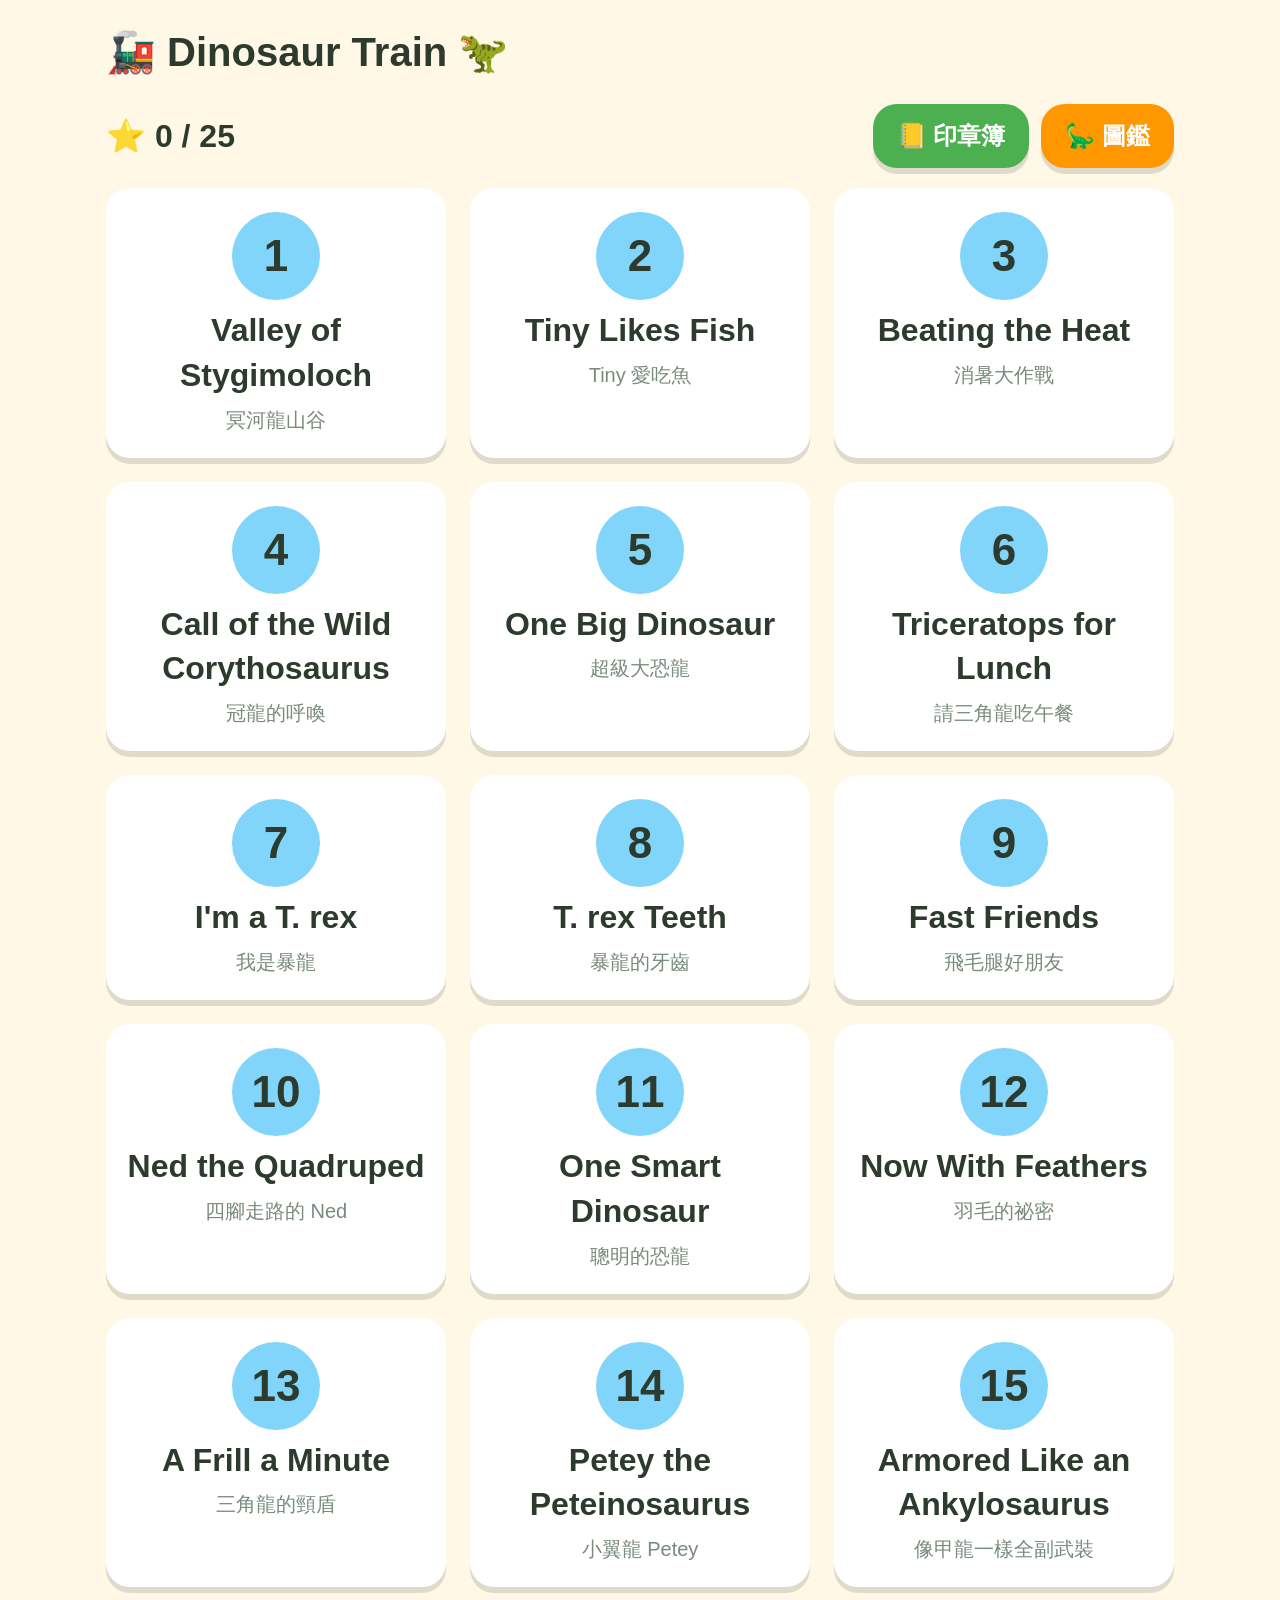
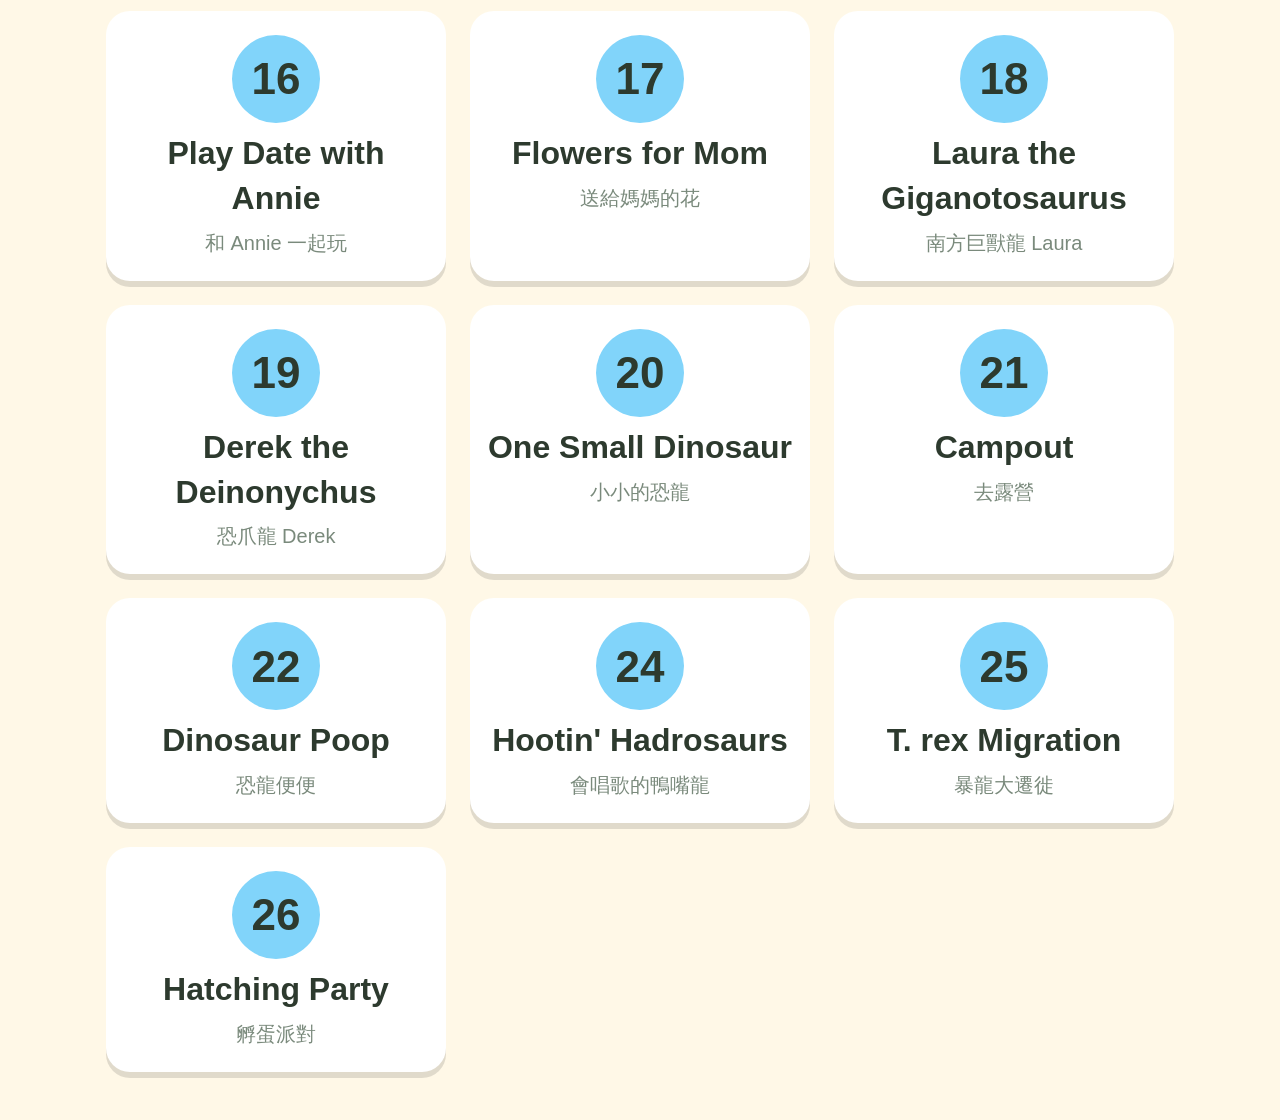
<file: index.html>
<!doctype html>
<html lang="zh-Hant">
<head>
  <meta charset="utf-8">
  <meta name="viewport" content="width=device-width, initial-scale=1">
  <title>恐龍火車學英文</title>
  <link rel="icon" href="data:image/svg+xml,<svg xmlns=%22http://www.w3.org/2000/svg%22 viewBox=%220 0 100 100%22><text y=%22.9em%22 font-size=%2290%22>🦖</text></svg>">
  <link rel="stylesheet" href="css/style.css">
</head>
<body>
  <main class="page">
    <header class="top-bar">
      <h1 class="page-title">🚂 Dinosaur Train 🦖</h1>
      <a id="settings-link" class="settings-link" href="edit.html" aria-label="編輯模式（大人用）" hidden>⚙️</a>
    </header>

    <nav class="home-nav">
      <span id="home-progress" class="home-progress"></span>
      <a class="big-btn" href="stamps.html">📒 印章簿</a>
      <a class="big-btn nav-dex" href="dex.html">🦕 圖鑑</a>
    </nav>

    <div id="episode-list" class="episode-grid"></div>
    <p id="status" class="message">載入中…</p>
  </main>

  <script type="module" src="js/home.js"></script>
</body>
</html>
</file>
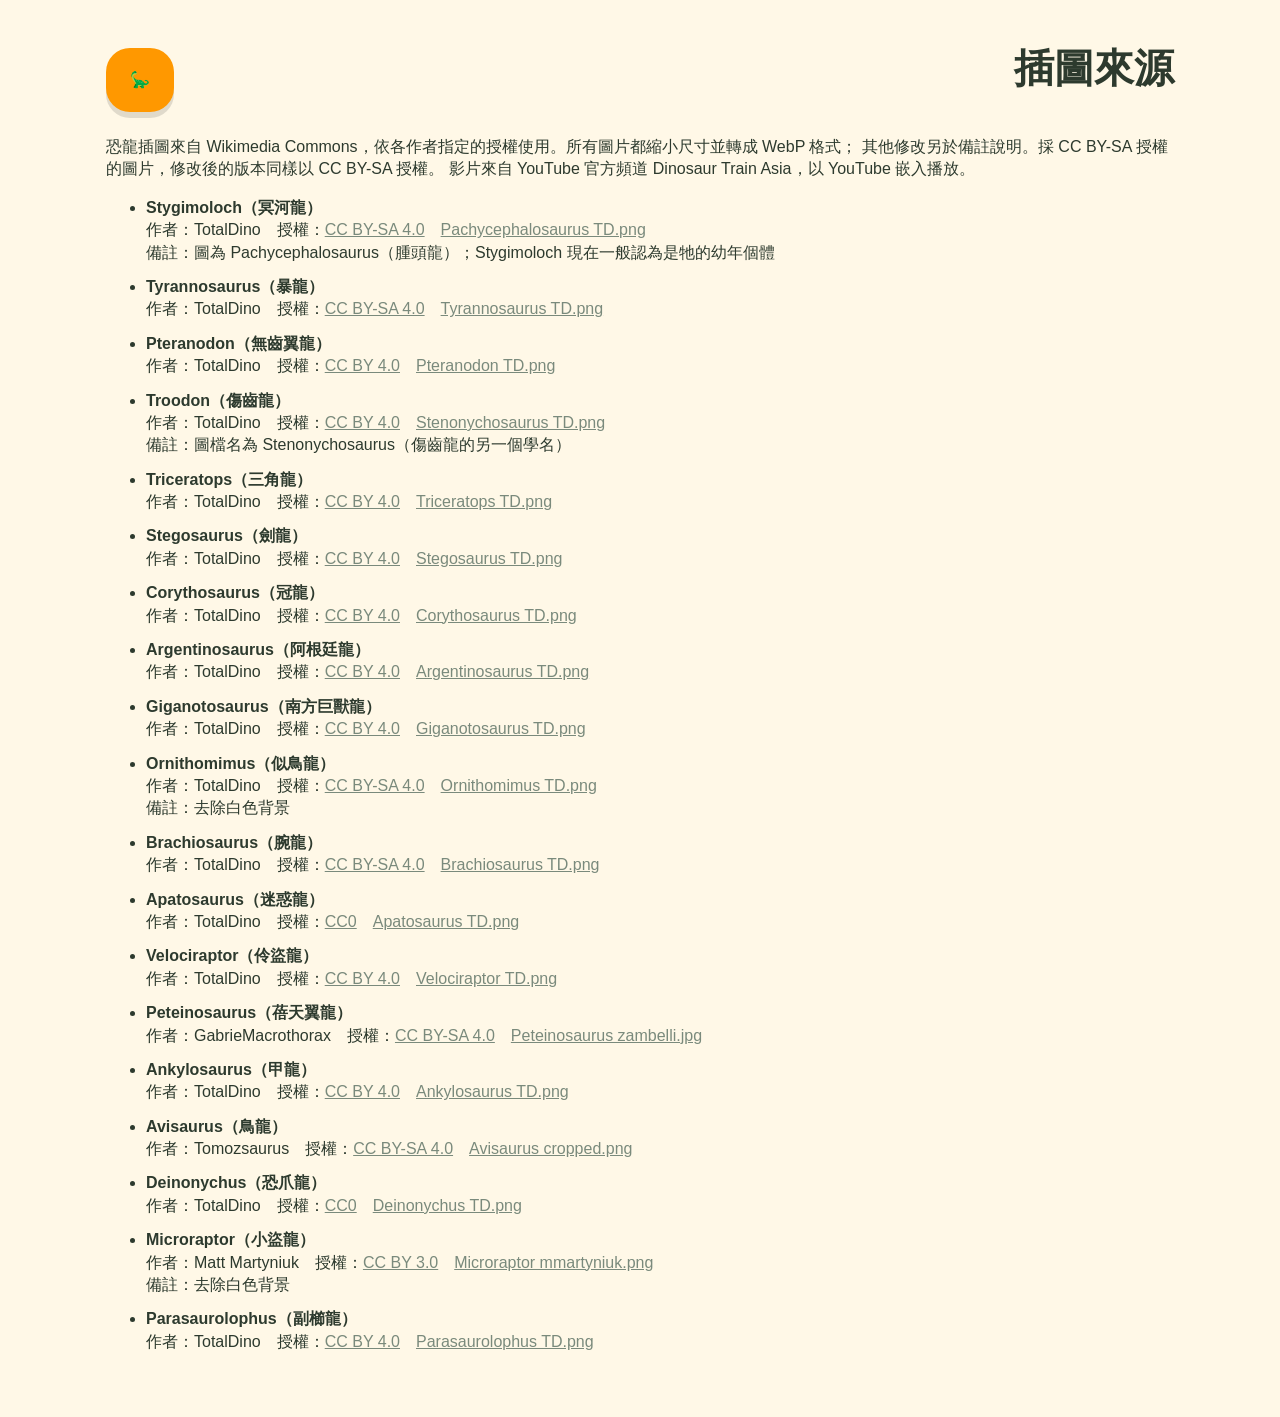
<file: credits.html>
<!doctype html>
<html lang="zh-Hant">
<head>
  <meta charset="utf-8">
  <meta name="viewport" content="width=device-width, initial-scale=1">
  <title>插圖來源 - 恐龍火車學英文</title>
  <link rel="icon" href="data:image/svg+xml,<svg xmlns=%22http://www.w3.org/2000/svg%22 viewBox=%220 0 100 100%22><text y=%22.9em%22 font-size=%2290%22>🦖</text></svg>">
  <link rel="stylesheet" href="css/style.css">
</head>
<body class="credits-page">
  <main class="page">
    <header class="top-bar">
      <a class="big-btn home-link" href="dex.html" aria-label="回圖鑑">🦕</a>
      <h1 class="page-title">插圖來源</h1>
    </header>
    <p>
      恐龍插圖來自 Wikimedia Commons，依各作者指定的授權使用。所有圖片都縮小尺寸並轉成 WebP 格式；
      其他修改另於備註說明。採 CC BY-SA 授權的圖片，修改後的版本同樣以 CC BY-SA 授權。
      影片來自 YouTube 官方頻道 Dinosaur Train Asia，以 YouTube 嵌入播放。
    </p>
    <p id="status" class="message">載入中…</p>
    <ul id="credits" class="credits-list"></ul>
  </main>

  <script type="module" src="js/credits.js"></script>
</body>
</html>
</file>
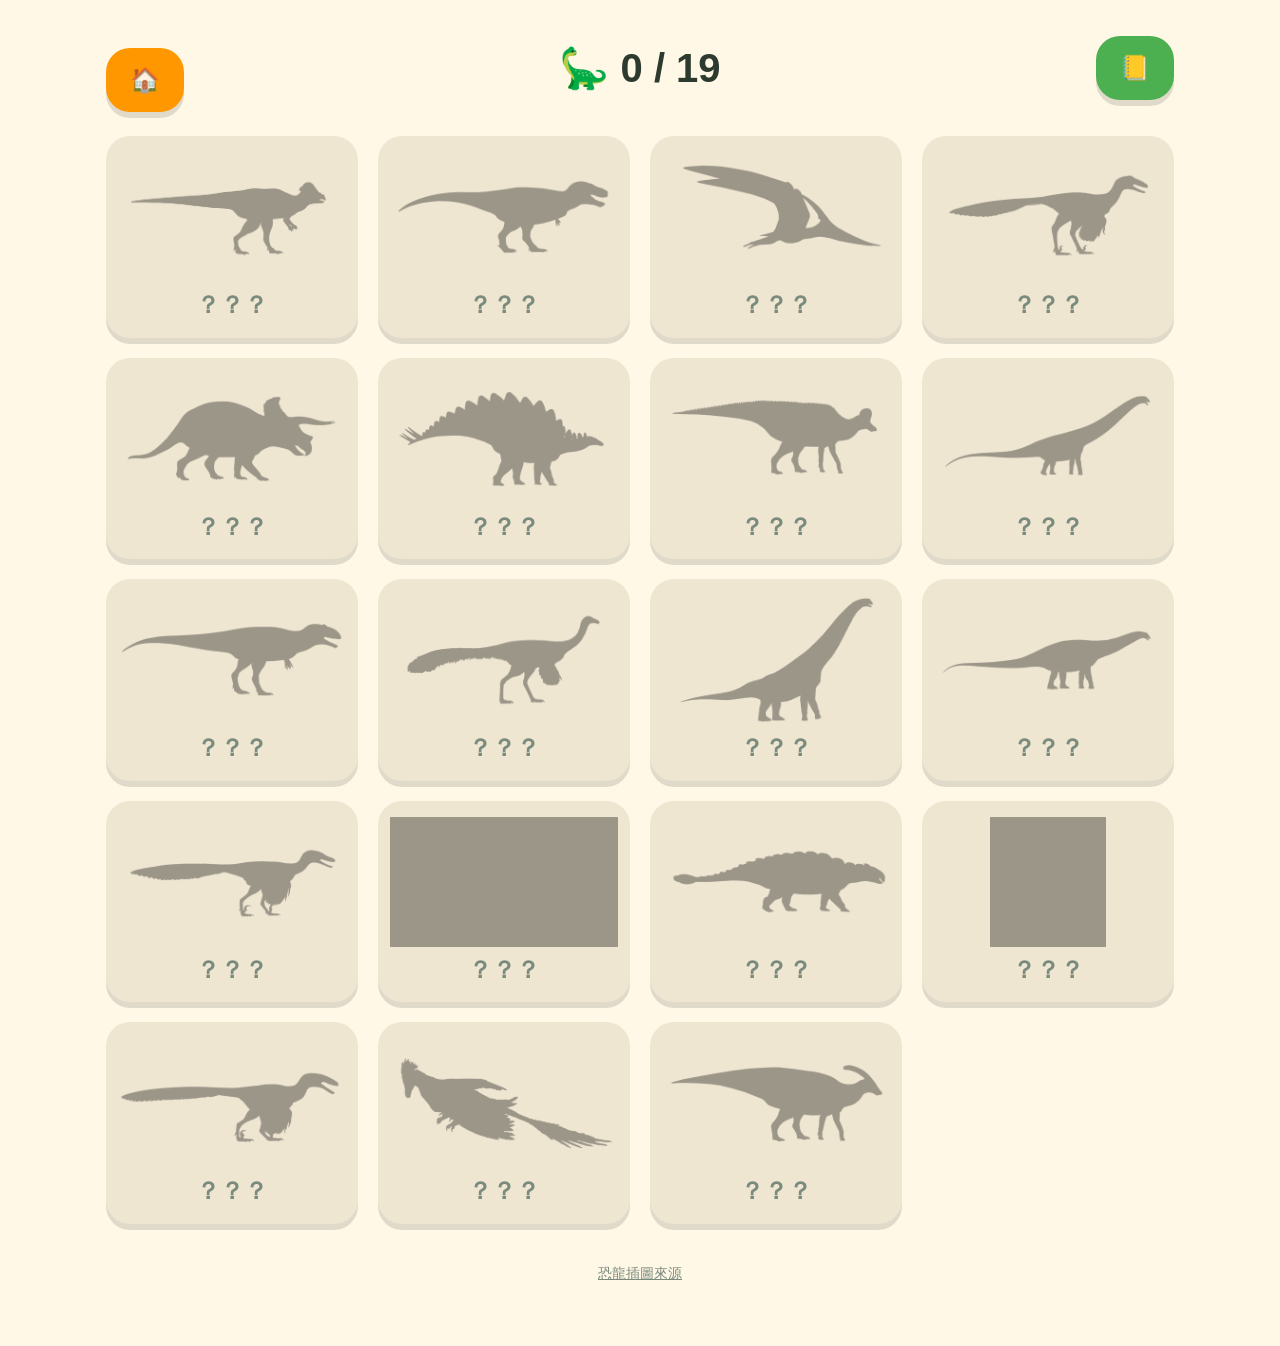
<file: dex.html>
<!doctype html>
<html lang="zh-Hant">
<head>
  <meta charset="utf-8">
  <meta name="viewport" content="width=device-width, initial-scale=1">
  <title>恐龍圖鑑 - 恐龍火車學英文</title>
  <link rel="icon" href="data:image/svg+xml,<svg xmlns=%22http://www.w3.org/2000/svg%22 viewBox=%220 0 100 100%22><text y=%22.9em%22 font-size=%2290%22>🦖</text></svg>">
  <link rel="stylesheet" href="css/style.css">
</head>
<body>
  <main class="page">
    <header class="top-bar">
      <a class="big-btn home-link" href="index.html" aria-label="回首頁">🏠</a>
      <h1 class="page-title">🦕 <span id="dex-count"></span></h1>
      <a class="big-btn" href="stamps.html" aria-label="印章簿">📒</a>
    </header>

    <p id="status" class="message">載入中…</p>
    <div id="dex" class="dex-grid"></div>

    <p class="credits-link"><a href="credits.html">恐龍插圖來源</a></p>
  </main>

  <script type="module" src="js/dex.js"></script>
</body>
</html>
</file>
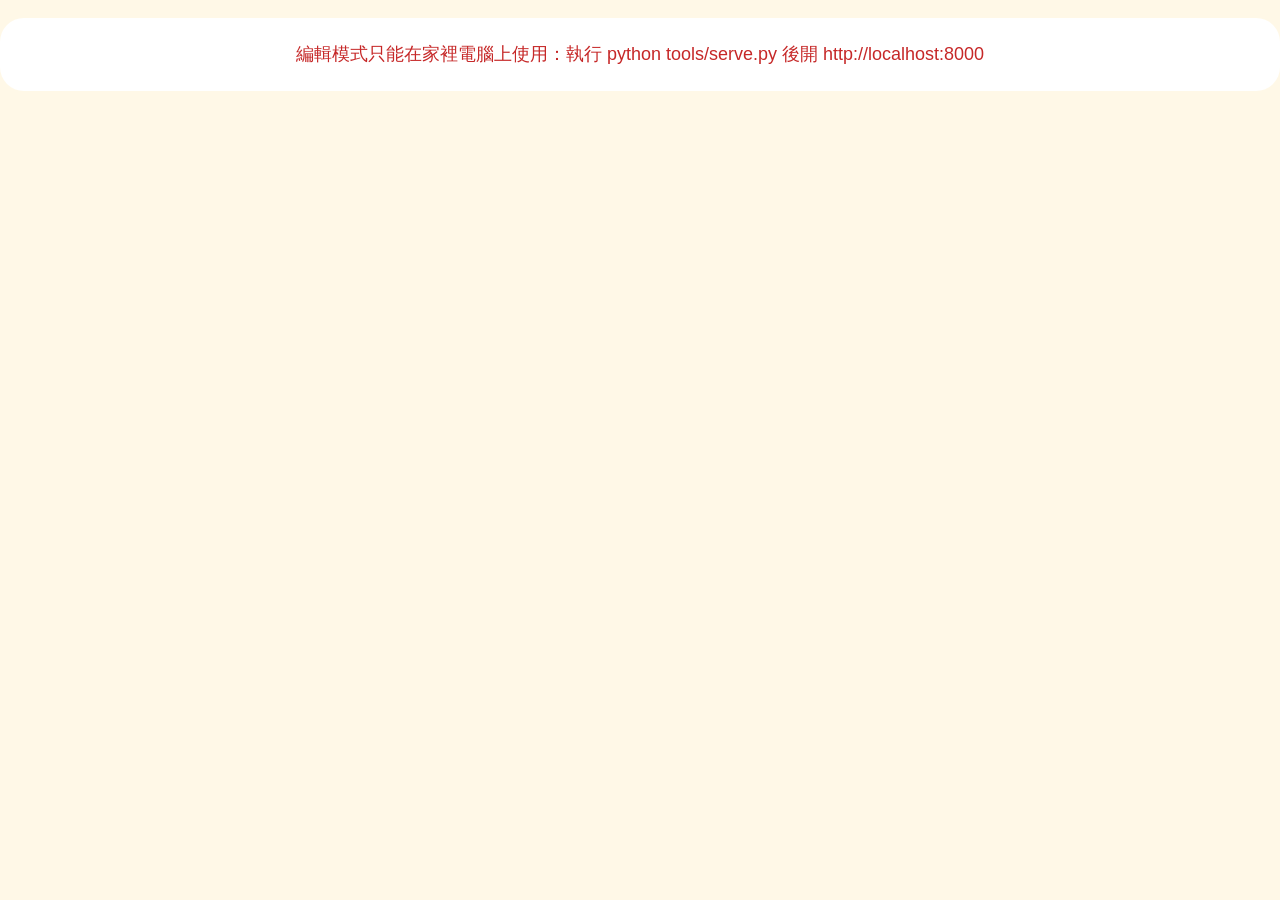
<file: edit.html>
<!doctype html>
<html lang="zh-Hant">
<head>
  <meta charset="utf-8">
  <meta name="viewport" content="width=device-width, initial-scale=1">
  <title>編輯模式 - 恐龍火車學英文</title>
  <link rel="icon" href="data:image/svg+xml,<svg xmlns=%22http://www.w3.org/2000/svg%22 viewBox=%220 0 100 100%22><text y=%22.9em%22 font-size=%2290%22>🦖</text></svg>">
  <link rel="stylesheet" href="css/style.css">
</head>
<body class="edit-mode">
  <!-- 大人才能進入 -->
  <main id="gate" class="page gate" hidden>
    <h1>🔒 大人專用</h1>
    <p id="gate-question" class="gate-question"></p>
    <form id="gate-form" class="gate-form">
      <input id="gate-answer" type="number" inputmode="numeric" autocomplete="off" required>
      <button class="big-btn" type="submit">進入</button>
    </form>
    <p id="gate-error" class="message error" hidden>答錯了，再試一次</p>
    <a class="big-btn home-link" href="index.html">🏠 回首頁</a>
  </main>

  <!-- 選擇要編輯的集數 -->
  <main id="picker" class="page" hidden>
    <header class="top-bar">
      <h1 class="page-title">✏️ 編輯模式</h1>
      <a class="big-btn" href="index.html">🏠</a>
    </header>
    <div id="picker-list" class="picker-list"></div>

    <h2>新增一集</h2>
    <form id="new-form" class="new-form">
      <input id="new-video" type="text" placeholder="貼上 YouTube 網址或 11 碼影片 ID" required>
      <button class="big-btn" type="submit">➕ 新增</button>
    </form>
    <p id="picker-status" class="message" hidden></p>
  </main>

  <!-- 編輯單集 -->
  <div id="editor" hidden>
    <div class="video-bar">
      <div class="video-bar-inner edit-video-layout">
        <div class="video-col">
          <div class="video-frame">
            <div id="player"></div>
          </div>
          <div class="video-tools">
            <button type="button" data-seek="-5">⏪ 5s</button>
            <button type="button" data-seek="-1">◀ 1s</button>
            <span id="now" class="now">0:00.0</span>
            <button type="button" data-seek="1">1s ▶</button>
            <button type="button" data-seek="5">5s ⏩</button>
          </div>
        </div>
        <aside id="captions" class="caption-panel" hidden></aside>
      </div>
    </div>

    <main class="page">
      <section class="edit-section">
        <h2>基本資料 <span id="ep-id" class="hint"></span></h2>
        <div id="meta" class="meta-grid"></div>
      </section>

      <section class="edit-section">
        <h2>💬 句子
          <button type="button" id="sort-sentences" class="small-btn">依時間排序</button>
          <span id="sentences-core" class="core-count"></span>
        </h2>
        <p class="hint">影片播到句子開頭按開始的 ⏱，講完按結束的 ⏱，再按 ▶ 試播確認。</p>
        <div id="sentences"></div>
        <button type="button" id="add-sentence" class="small-btn add-btn">➕ 新增句子（從目前時間）</button>
      </section>

      <section class="edit-section">
        <h2>🔤 單字
          <button type="button" id="sort-words" class="small-btn">依時間排序</button>
          <span id="words-core" class="core-count"></span>
        </h2>
        <p class="hint">勾 ⭐ core 的項目在單集頁直接顯示（單字最多 4 個、句子最多 3 句），其他收在「更多」。整集都沒勾就全部顯示。</p>
        <div id="words"></div>
        <button type="button" id="add-word" class="small-btn add-btn">➕ 新增單字（從目前時間）</button>
      </section>

      <section class="edit-section">
        <h2>🦕 恐龍</h2>
        <div id="dinosaurs"></div>
        <button type="button" id="add-dino" class="small-btn add-btn">➕ 新增恐龍</button>
      </section>

      <section class="edit-section">
        <h2>📖 小故事</h2>
        <p class="hint">用自己的話重述這集，3～5 句、每句 8 個字以內，多用重複句型和高頻字（the, is, a, see, can, big）。</p>
        <div id="story"></div>
        <button type="button" id="add-story" class="small-btn add-btn">➕ 新增一句</button>
      </section>
    </main>

    <footer class="save-bar">
      <a class="small-btn" href="edit.html">↩ 集數列表</a>
      <a id="preview-link" class="small-btn" href="#" target="_blank">👀 孩子看到的畫面</a>
      <span id="save-status" class="save-status"></span>
      <button type="button" id="save" class="big-btn">💾 儲存</button>
    </footer>
  </div>

  <script type="module" src="js/edit.js"></script>
</body>
</html>
</file>
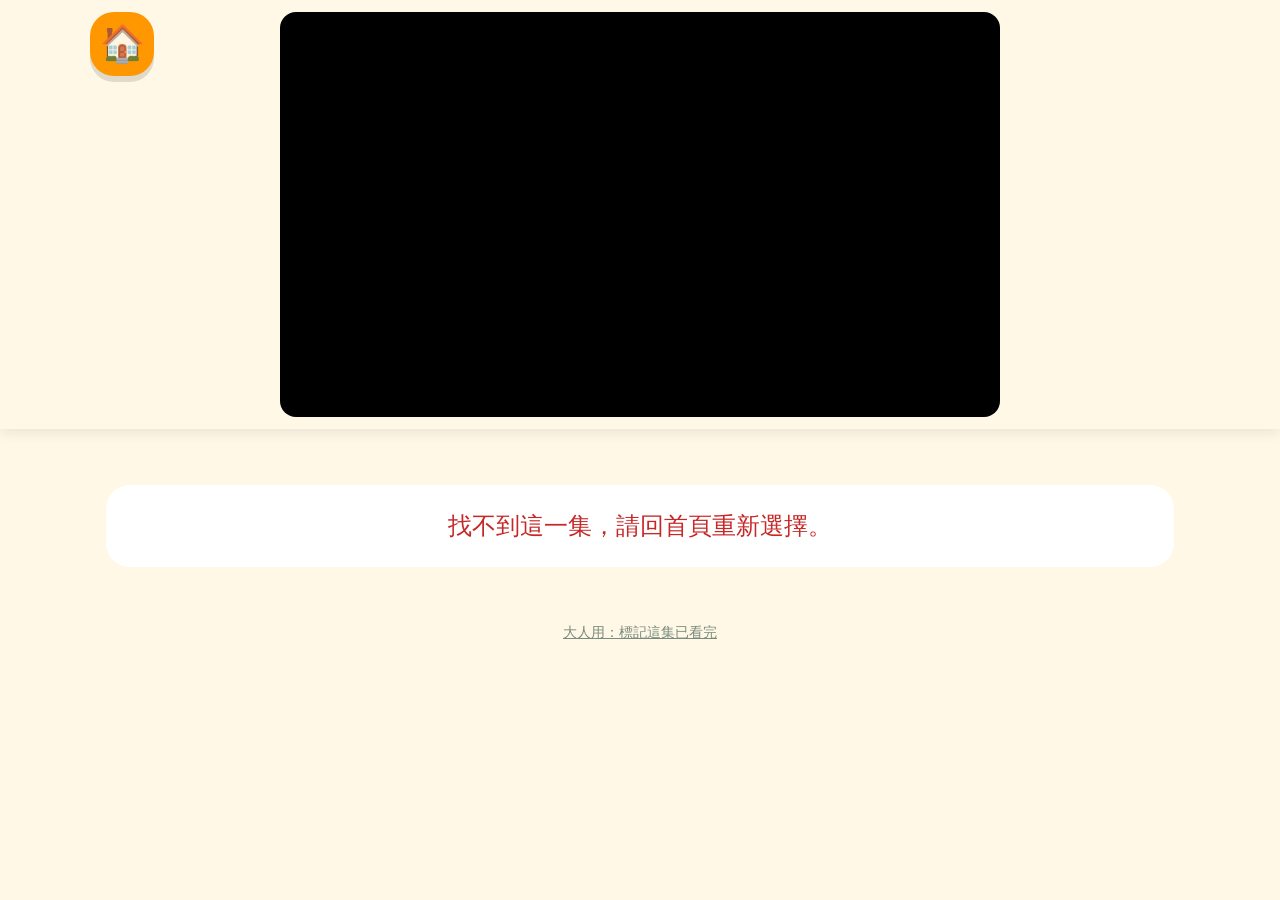
<file: episode.html>
<!doctype html>
<html lang="zh-Hant">
<head>
  <meta charset="utf-8">
  <meta name="viewport" content="width=device-width, initial-scale=1">
  <title>恐龍火車學英文</title>
  <link rel="icon" href="data:image/svg+xml,<svg xmlns=%22http://www.w3.org/2000/svg%22 viewBox=%220 0 100 100%22><text y=%22.9em%22 font-size=%2290%22>🦖</text></svg>">
  <link rel="stylesheet" href="css/style.css">
</head>
<body>
  <div class="video-bar">
    <div class="video-bar-inner">
      <a class="big-btn home-btn" href="index.html" aria-label="回首頁">🏠</a>
      <div class="video-frame">
        <div id="player"></div>
      </div>
    </div>
  </div>

  <main class="page">
    <h1 class="episode-title">
      <span id="ep-title-en" class="en"></span>
      <span id="ep-title-zh" class="zh"></span>
    </h1>
    <p id="status" class="message">載入中…</p>

    <!-- 看片進度：小火車開到終點就算看完 -->
    <div id="watch-progress" class="watch-progress" hidden>
      <div class="watch-track"><span id="watch-train" class="watch-train">🚂</span></div>
      <span id="watch-goal" class="watch-goal">🏁</span>
    </div>

    <section id="words-section" class="section" hidden>
      <h2 class="section-title">🔤 Words</h2>
      <div id="words" class="word-grid"></div>
    </section>

    <section id="sentences-section" class="section" hidden>
      <h2 class="section-title">💬 Say it!</h2>
      <div id="sentences" class="sentence-list"></div>
    </section>

    <section id="story-section" class="section" hidden>
      <h2 class="section-title">📖 Story
        <button type="button" id="story-zh-toggle" class="zh-toggle tappable" aria-pressed="false">中文</button>
      </h2>
      <div id="story" class="story-list"></div>
    </section>

    <!-- 例如在電視上看過時大人手動標記；誤標時可以取消 -->
    <button type="button" id="adult-mark" class="adult-mark">大人用：標記這集已看完</button>
  </main>

  <script type="module" src="js/episode.js"></script>
</body>
</html>
</file>
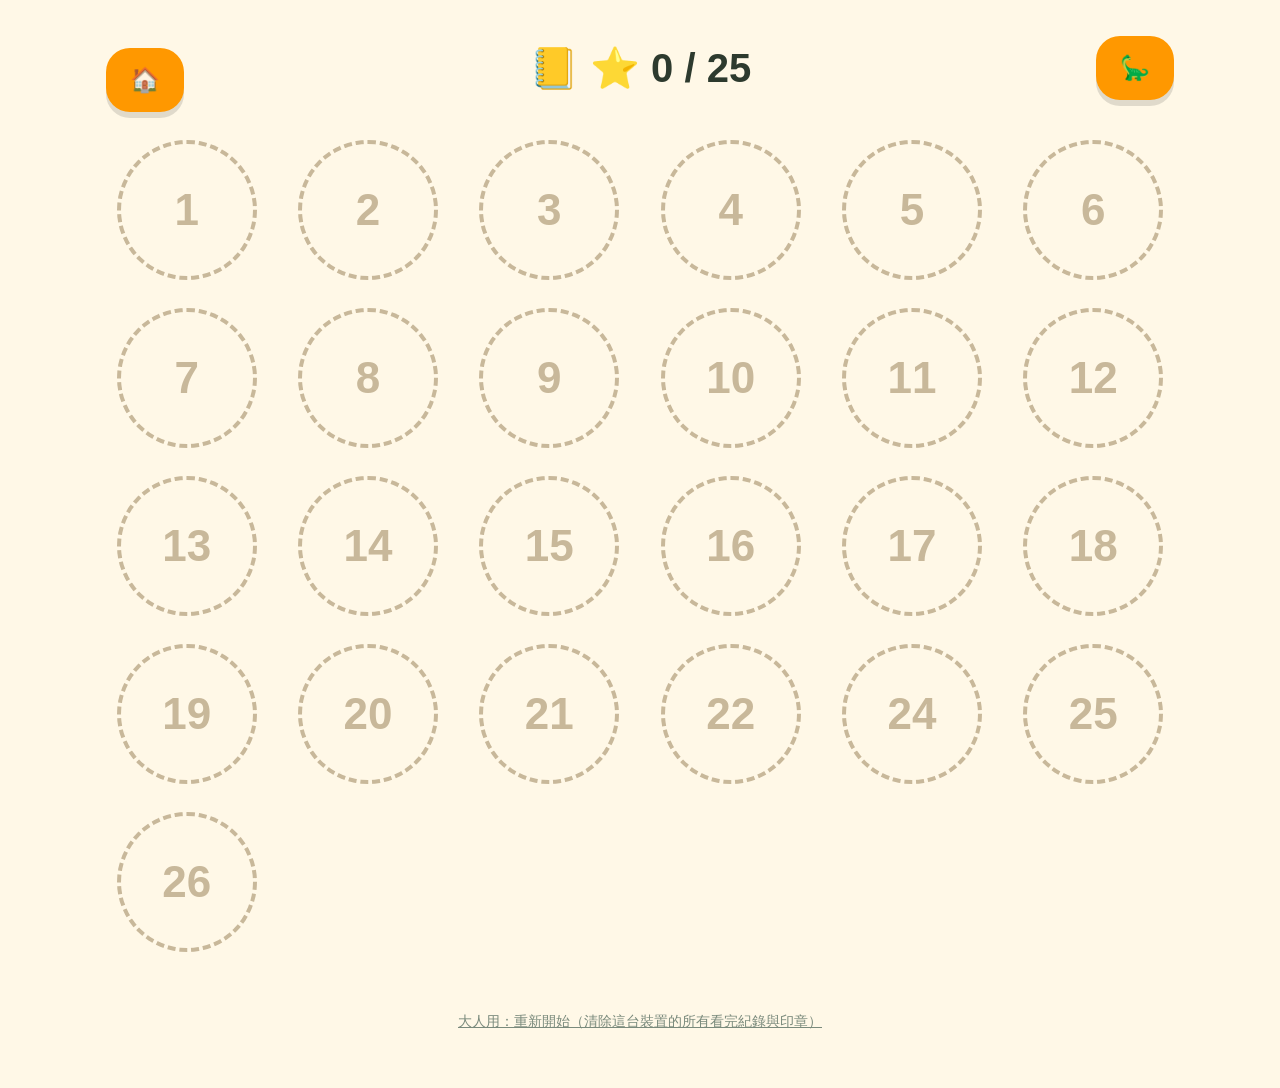
<file: stamps.html>
<!doctype html>
<html lang="zh-Hant">
<head>
  <meta charset="utf-8">
  <meta name="viewport" content="width=device-width, initial-scale=1">
  <title>印章簿 - 恐龍火車學英文</title>
  <link rel="icon" href="data:image/svg+xml,<svg xmlns=%22http://www.w3.org/2000/svg%22 viewBox=%220 0 100 100%22><text y=%22.9em%22 font-size=%2290%22>🦖</text></svg>">
  <link rel="stylesheet" href="css/style.css">
</head>
<body>
  <main class="page">
    <header class="top-bar">
      <a class="big-btn home-link" href="index.html" aria-label="回首頁">🏠</a>
      <h1 class="page-title">📒 <span id="stamp-count"></span></h1>
      <a class="big-btn nav-dex" href="dex.html" aria-label="恐龍圖鑑">🦕</a>
    </header>

    <p id="status" class="message">載入中…</p>
    <div id="stamps" class="stamp-grid"></div>

    <button type="button" id="reset-all" class="adult-mark">大人用：重新開始（清除這台裝置的所有看完紀錄與印章）</button>
  </main>

  <script type="module" src="js/stamps-page.js"></script>
</body>
</html>
</file>
<file: css/style.css>
:root {
  --bg: #fff8e7;
  --card: #ffffff;
  --text: #2d3a2e;
  --text-soft: #7a8a7c;
  --green: #4caf50;
  --green-dark: #2e7d32;
  --orange: #ff9800;
  --sky: #81d4fa;
  --radius: 24px;
  --shadow: 0 6px 0 rgba(0, 0, 0, 0.12);
  --tap-min: 64px;
}

* {
  box-sizing: border-box;
}

/* 有設定 display 的元素也要能用 hidden 屬性隱藏 */
[hidden] {
  display: none !important;
}

html {
  -webkit-text-size-adjust: 100%;
}

body {
  margin: 0;
  background: var(--bg);
  color: var(--text);
  font-family: "Nunito", "Arial Rounded MT Bold", "Microsoft JhengHei", "PingFang TC", sans-serif;
  font-size: 24px;
  line-height: 1.4;
  /* 平板上避免長按選取文字與點擊灰框 */
  -webkit-user-select: none;
  user-select: none;
  -webkit-tap-highlight-color: transparent;
  touch-action: manipulation;
}

/* ---------- 版面 ---------- */

.page {
  max-width: 1100px;
  margin: 0 auto;
  padding: 24px 16px 48px;
}

.top-bar {
  display: flex;
  align-items: center;
  justify-content: space-between;
  gap: 16px;
  margin-bottom: 24px;
}

.page-title {
  margin: 0;
  font-size: 40px;
}

/* ---------- 文字 ---------- */

.en {
  font-size: 32px;
  font-weight: 800;
}

.zh {
  font-size: 20px;
  color: var(--text-soft);
}

/* ---------- 大按鈕 ---------- */

.big-btn {
  display: inline-flex;
  align-items: center;
  justify-content: center;
  gap: 8px;
  min-width: var(--tap-min);
  min-height: var(--tap-min);
  padding: 12px 24px;
  border: none;
  border-radius: var(--radius);
  background: var(--green);
  color: #fff;
  font: inherit;
  font-weight: 800;
  text-decoration: none;
  box-shadow: var(--shadow);
  cursor: pointer;
  transition: transform 0.08s ease, box-shadow 0.08s ease;
}

.big-btn:active,
.tappable:active {
  transform: translateY(4px) scale(0.97);
  box-shadow: 0 2px 0 rgba(0, 0, 0, 0.12);
}

/* ---------- 首頁集數卡片 ---------- */

.episode-grid {
  display: grid;
  grid-template-columns: repeat(auto-fill, minmax(260px, 1fr));
  gap: 24px;
}

.episode-card {
  position: relative;
  display: flex;
  flex-direction: column;
  align-items: center;
  gap: 8px;
  min-height: 220px;
  padding: 24px 16px;
  border-radius: var(--radius);
  background: var(--card);
  box-shadow: var(--shadow);
  color: inherit;
  text-align: center;
  text-decoration: none;
  transition: transform 0.08s ease, box-shadow 0.08s ease;
}

.episode-card .ep-number {
  display: flex;
  align-items: center;
  justify-content: center;
  width: 88px;
  height: 88px;
  border-radius: 50%;
  background: var(--sky);
  font-size: 44px;
  font-weight: 900;
}

.episode-card.watched {
  background: #e8f5e9;
  outline: 4px solid var(--green);
}

.episode-card .watched-badge {
  position: absolute;
  top: 12px;
  right: 12px;
  font-size: 40px;
}

/* ---------- 狀態訊息 ---------- */

.message {
  padding: 24px;
  border-radius: var(--radius);
  background: var(--card);
  text-align: center;
}

.message.error {
  color: #c62828;
}

/* ---------- 單集頁：影片 ---------- */

/* 影片固定在上方，往下捲單字或句子時仍看得到 */
.video-bar {
  position: sticky;
  top: 0;
  z-index: 10;
  background: var(--bg);
  padding: 12px 16px;
  box-shadow: 0 4px 12px rgba(0, 0, 0, 0.08);
}

.video-bar-inner {
  position: relative;
  max-width: 1100px;
  margin: 0 auto;
}

/* 高度上限 45vh，橫放平板時下方仍留足空間給卡片 */
.video-frame {
  width: min(100%, calc(45vh * 16 / 9));
  margin: 0 auto;
  aspect-ratio: 16 / 9;
  border-radius: 16px;
  overflow: hidden;
  background: #000;
}

.video-frame iframe,
.video-frame #player {
  display: block;
  width: 100%;
  height: 100%;
  border: 0;
}

.home-btn {
  position: absolute;
  top: 0;
  left: 0;
  z-index: 1;
  padding: 0;
  font-size: 36px;
  background: var(--orange);
}

.episode-title {
  display: flex;
  flex-wrap: wrap;
  align-items: baseline;
  gap: 4px 16px;
  margin: 8px 0 16px;
}

.section {
  margin-top: 24px;
}

.section-title {
  margin: 0 0 12px;
  font-size: 28px;
}

/* ---------- 單字卡 ---------- */

.word-grid {
  display: grid;
  grid-template-columns: repeat(auto-fill, minmax(170px, 1fr));
  gap: 16px;
}

.word-card {
  display: flex;
  flex-direction: column;
  border-radius: var(--radius);
  background: var(--card);
  box-shadow: var(--shadow);
  overflow: hidden;
}

.word-card button {
  border: none;
  background: none;
  color: inherit;
  font: inherit;
  cursor: pointer;
  transition: transform 0.08s ease, background 0.2s ease;
}

.word-say {
  display: flex;
  flex-direction: column;
  align-items: center;
  gap: 4px;
  padding: 16px 8px 12px;
}

.word-say .emoji {
  font-size: 64px;
  line-height: 1.1;
}

.word-say.pressed {
  background: #fff3c4;
}

.word-watch {
  min-height: var(--tap-min);
  border-top: 2px dashed #eee !important;
  font-size: 32px;
}

.word-card .tappable:active {
  box-shadow: none;
}

/* ---------- 句子 ---------- */

.sentence-list {
  display: flex;
  flex-direction: column;
  gap: 16px;
}

.sentence {
  display: flex;
  align-items: center;
  gap: 16px;
  width: 100%;
  min-height: 96px;
  padding: 16px 20px;
  border: 4px solid transparent;
  border-radius: var(--radius);
  background: var(--card);
  box-shadow: var(--shadow);
  color: inherit;
  font: inherit;
  text-align: left;
  cursor: pointer;
  transition: transform 0.08s ease, box-shadow 0.08s ease, border-color 0.2s ease;
}

.sentence-icon {
  display: flex;
  flex: none;
  align-items: center;
  justify-content: center;
  width: var(--tap-min);
  height: var(--tap-min);
  border-radius: 50%;
  background: var(--green);
  color: #fff;
  font-size: 28px;
}

.sentence.playing {
  border-color: var(--orange);
  background: #fff3e0;
}

.sentence.playing .sentence-icon {
  background: var(--orange);
  animation: pulse 0.8s ease-in-out infinite alternate;
}

@keyframes pulse {
  to {
    transform: scale(1.12);
  }
}

/* ---------- 編輯模式（大人用，字可以小一點） ---------- */

.edit-mode {
  font-size: 18px;
}

.edit-mode input {
  -webkit-user-select: text;
  user-select: text;
}

.edit-mode h2 {
  display: flex;
  flex-wrap: wrap;
  align-items: center;
  gap: 12px;
  font-size: 24px;
}

.hint {
  color: var(--text-soft);
  font-size: 16px;
  font-weight: normal;
}

.small-btn {
  display: inline-flex;
  align-items: center;
  justify-content: center;
  min-width: 44px;
  min-height: 44px;
  padding: 6px 12px;
  border: 2px solid #ddd;
  border-radius: 12px;
  background: #fff;
  color: inherit;
  font: inherit;
  font-size: 16px;
  text-decoration: none;
  cursor: pointer;
}

.small-btn:hover {
  border-color: var(--green);
}

.small-btn:active {
  transform: translateY(1px);
}

.field {
  min-height: 44px;
  padding: 6px 10px;
  border: 2px solid #ddd;
  border-radius: 10px;
  background: #fff;
  color: inherit;
  font: inherit;
}

.field:focus {
  border-color: var(--green);
  outline: none;
}

.field.narrow {
  width: 90px;
}

.field.time {
  width: 90px;
}

.field.emoji-field {
  width: 64px;
  text-align: center;
  font-size: 24px;
}

.field.en-field {
  font-weight: 700;
}

/* 門檻 */

.gate {
  text-align: center;
}

.gate-question {
  font-size: 48px;
  font-weight: 800;
}

.gate-form {
  display: flex;
  justify-content: center;
  gap: 12px;
  margin-bottom: 24px;
}

.gate-form input {
  width: 140px;
  padding: 8px;
  border: 3px solid #ddd;
  border-radius: 16px;
  font: inherit;
  font-size: 32px;
  text-align: center;
}

.home-link {
  margin-top: 24px;
  background: var(--orange);
}

/* 集數列表 */

.picker-list {
  display: flex;
  flex-direction: column;
  gap: 12px;
}

.picker-row {
  display: flex;
  flex-wrap: wrap;
  align-items: center;
  gap: 8px 16px;
  padding: 12px 16px;
  border-radius: 16px;
  background: var(--card);
  box-shadow: var(--shadow);
  color: inherit;
  text-decoration: none;
}

.picker-num {
  display: flex;
  align-items: center;
  justify-content: center;
  width: 48px;
  height: 48px;
  border-radius: 50%;
  background: var(--sky);
  font-weight: 900;
}

.picker-title {
  flex: 1;
  font-weight: 700;
}

.picker-count {
  color: var(--text-soft);
}

.new-form {
  display: flex;
  flex-wrap: wrap;
  gap: 12px;
}

.new-form input {
  flex: 1;
  min-width: 260px;
  min-height: 64px;
  padding: 8px 16px;
  border: 2px solid #ddd;
  border-radius: 16px;
  font: inherit;
}

/* 影片下方的跳轉工具 */

.video-tools {
  display: flex;
  flex-wrap: wrap;
  align-items: center;
  justify-content: center;
  gap: 8px;
  margin-top: 8px;
}

.video-tools button {
  min-height: 40px;
  padding: 4px 12px;
  border: 2px solid #ddd;
  border-radius: 10px;
  background: #fff;
  font: inherit;
  font-size: 16px;
  cursor: pointer;
}

.now {
  min-width: 90px;
  font-family: ui-monospace, Consolas, monospace;
  font-size: 20px;
  font-weight: 700;
  text-align: center;
}

.edit-mode .video-frame {
  width: min(100%, calc(30vh * 16 / 9));
}

/* 編輯列 */

.edit-section {
  margin-top: 32px;
}

.meta-grid {
  display: grid;
  grid-template-columns: repeat(auto-fill, minmax(240px, 1fr));
  gap: 12px;
}

.meta-item {
  display: flex;
  flex-direction: column;
  gap: 4px;
}

.meta-label {
  color: var(--text-soft);
  font-size: 14px;
}

.edit-row {
  display: flex;
  flex-wrap: wrap;
  align-items: center;
  gap: 8px 16px;
  margin-bottom: 12px;
  padding: 12px;
  border-radius: 16px;
  background: var(--card);
  box-shadow: 0 2px 0 rgba(0, 0, 0, 0.08);
}

.row-texts {
  display: flex;
  flex: 1 1 320px;
  gap: 8px;
}

.row-texts .field:not(.emoji-field) {
  flex: 1;
  min-width: 0;
}

.row-times {
  display: flex;
  flex-wrap: wrap;
  gap: 8px 16px;
}

.time-field {
  display: flex;
  align-items: center;
  gap: 4px;
}

.time-label {
  color: var(--text-soft);
  font-size: 14px;
}

.row-actions {
  display: flex;
  gap: 8px;
  margin-left: auto;
}

.add-btn {
  width: 100%;
  border-style: dashed;
}

/* 底部存檔列 */

.edit-mode #editor .page {
  padding-bottom: 120px;
}

.save-bar {
  position: fixed;
  right: 0;
  bottom: 0;
  left: 0;
  z-index: 20;
  display: flex;
  flex-wrap: wrap;
  align-items: center;
  gap: 8px 12px;
  padding: 10px 16px;
  background: var(--card);
  box-shadow: 0 -4px 12px rgba(0, 0, 0, 0.1);
}

.save-status {
  flex: 1;
  color: var(--text-soft);
}

.save-status.unsaved {
  color: var(--orange);
  font-weight: 700;
}

.save-status.saved {
  color: var(--green-dark);
  font-weight: 700;
}

.save-status.error {
  color: #c62828;
}

/* 首頁右上角的齒輪：小、淡，孩子不容易注意到 */

.settings-link {
  opacity: 0.35;
  font-size: 28px;
  text-decoration: none;
}

/* ---------- 編輯模式：字幕面板（在影片右邊） ---------- */

.edit-video-layout {
  display: flex;
  gap: 12px;
}

.video-col {
  flex: none;
  width: min(100%, calc(30vh * 16 / 9));
}

.edit-video-layout .video-frame {
  width: 100%;
}

.caption-panel {
  display: flex;
  flex: 1;
  flex-direction: column;
  min-width: 0;
  height: calc(30vh + 52px);
  border-radius: 16px;
  background: var(--card);
  overflow: hidden;
}

.cap-header {
  display: flex;
  align-items: center;
  gap: 8px;
  padding: 8px 8px 4px 12px;
}

.cap-search {
  flex: 1;
  min-width: 0;
  min-height: 36px;
  font-size: 16px;
}

.cap-hint {
  padding: 0 12px 6px;
  color: var(--text-soft);
  font-size: 13px;
}

.cap-list {
  position: relative;
  flex: 1;
  overflow-y: auto;
  border-top: 1px solid #eee;
}

.cap-line {
  display: flex;
  align-items: baseline;
  gap: 8px;
  padding: 4px 8px;
  border-left: 4px solid transparent;
  font-size: 16px;
}

.cap-line:hover {
  background: #fafafa;
}

.cap-line.cap-current {
  border-left-color: var(--orange);
  background: #fff3e0;
}

.cap-line.cap-noise {
  color: var(--text-soft);
  font-size: 13px;
}

.cap-time {
  flex: none;
  padding: 2px 6px;
  border: none;
  border-radius: 6px;
  background: #eef6ff;
  color: #1565c0;
  font-family: ui-monospace, Consolas, monospace;
  font-size: 13px;
  cursor: pointer;
}

.cap-text {
  flex: 1;
  -webkit-user-select: text;
  user-select: text;
  cursor: text;
}

.cap-add {
  flex: none;
  padding: 2px 6px;
  border: 1px solid #ddd;
  border-radius: 8px;
  background: #fff;
  font-size: 14px;
  cursor: pointer;
  opacity: 0.5;
}

.cap-line:hover .cap-add {
  opacity: 1;
}

.cap-message {
  padding: 12px;
  color: var(--text-soft);
}

.edit-row.just-added {
  outline: 3px solid var(--orange);
}

/* 窄螢幕：字幕放到影片下面 */
@media (max-width: 900px) {
  .edit-video-layout {
    flex-direction: column;
  }

  .video-col {
    margin: 0 auto;
  }

  .caption-panel {
    height: 22vh;
  }
}

.edit-video-layout .video-tools {
  flex-wrap: nowrap;
  gap: 4px;
}

.edit-video-layout .video-tools button {
  padding: 4px 8px;
  white-space: nowrap;
}

/* ---------- 首頁：進度與入口 ---------- */

.home-nav {
  display: flex;
  flex-wrap: wrap;
  align-items: center;
  justify-content: flex-end;
  gap: 12px;
  margin-bottom: 20px;
}

.home-progress {
  margin-right: auto;
  font-size: 32px;
  font-weight: 900;
}

.nav-dex {
  background: var(--orange);
}

.home-link {
  background: var(--orange);
}

.episode-card {
  overflow: hidden;
}

.card-progress {
  position: absolute;
  bottom: 0;
  left: 0;
  height: 8px;
  background: var(--orange);
}

/* ---------- 單集頁：看片進度小火車 ---------- */

.watch-progress {
  display: flex;
  align-items: center;
  gap: 8px;
  margin: 0 0 16px;
}

.watch-track {
  position: relative;
  flex: 1;
  height: 12px;
  margin: 0 20px;
  border-radius: 6px;
  background: repeating-linear-gradient(90deg, #c8b89a 0 14px, transparent 14px 22px), #eee3cc;
}

.watch-train {
  position: absolute;
  top: 50%;
  left: 0;
  font-size: 36px;
  transform: translate(-50%, -55%) scaleX(-1); /* 讓火車朝右開 */
  transition: left 1s linear;
}

.watch-goal {
  font-size: 36px;
}

.watch-progress.done .watch-track {
  background: var(--green);
}

.adult-mark {
  display: block;
  margin: 48px auto 0;
  padding: 8px 16px;
  border: none;
  background: none;
  color: var(--text-soft);
  font: inherit;
  font-size: 14px;
  text-decoration: underline;
  cursor: pointer;
}

/* ---------- 印章 ---------- */

.stamp {
  position: relative;
  display: flex;
  align-items: center;
  justify-content: center;
  width: 140px;
  height: 140px;
  border: 6px solid #d84315;
  border-radius: 50%;
  background: #fff;
  overflow: hidden;
  box-shadow: inset 0 0 0 4px #fff, inset 0 0 0 7px #d84315;
}

.stamp.empty {
  border: 4px dashed #c8b89a;
  background: transparent;
  box-shadow: none;
  color: #c8b89a;
  font-size: 44px;
  font-weight: 900;
}

.stamp-img {
  width: 86%;
  height: 70%;
  object-fit: contain;
}

.stamp-img.dino-emoji {
  display: flex;
  align-items: center;
  justify-content: center;
  font-size: 64px;
}

.stamp-number {
  position: absolute;
  bottom: 6px;
  left: 50%;
  transform: translateX(-50%);
  padding: 0 8px;
  border-radius: 8px;
  background: #d84315;
  color: #fff;
  font-size: 16px;
  font-weight: 900;
}

.stamp-overlay {
  position: fixed;
  inset: 0;
  z-index: 100;
  display: flex;
  align-items: center;
  justify-content: center;
  padding: 16px;
  background: rgba(0, 0, 0, 0.55);
}

.stamp-card {
  display: flex;
  flex-direction: column;
  align-items: center;
  gap: 16px;
  width: min(100%, 520px);
  padding: 28px 20px;
  border-radius: var(--radius);
  background: var(--bg);
  text-align: center;
}

.stamp-title {
  font-size: 32px;
  font-weight: 900;
}

.stamp-slot {
  display: flex;
  align-items: center;
  justify-content: center;
  min-height: 200px;
}

.stamp-card .stamp {
  width: 200px;
  height: 200px;
}

.stamp-press {
  min-height: 96px;
  padding: 16px 40px;
  font-size: 36px;
  background: #d84315;
}

.stamp-slam {
  animation: slam 0.45s cubic-bezier(0.3, 1.6, 0.6, 1) both;
}

@keyframes slam {
  from {
    opacity: 0;
    transform: scale(2.6) rotate(-25deg);
  }

  70% {
    opacity: 1;
    transform: scale(0.92) rotate(-6deg);
  }

  to {
    transform: scale(1) rotate(-8deg);
  }
}

.stamp-name {
  display: flex;
  flex-direction: column;
}

.stamp-links {
  display: flex;
  flex-wrap: wrap;
  justify-content: center;
  gap: 12px;
}

.stamp-close {
  background: var(--sky);
  color: var(--text);
}

/* 印章簿 */

.stamp-grid {
  display: grid;
  grid-template-columns: repeat(auto-fill, minmax(160px, 1fr));
  gap: 20px;
  justify-items: center;
}

.stamp-slot-cell {
  display: flex;
  flex-direction: column;
  align-items: center;
  gap: 6px;
  padding: 4px;
  border: none;
  background: none;
  color: inherit;
  font: inherit;
  text-decoration: none;
  cursor: pointer;
}

.stamp-slot-cell .stamp:not(.empty) {
  transform: rotate(-8deg);
}

.stamp-label {
  font-size: 18px;
  font-weight: 700;
}

/* ---------- 恐龍圖鑑 ---------- */

.dex-grid {
  display: grid;
  grid-template-columns: repeat(auto-fill, minmax(220px, 1fr));
  gap: 20px;
}

.dex-card {
  display: flex;
  flex-direction: column;
  align-items: center;
  gap: 6px;
  padding: 16px 12px;
  border: none;
  border-radius: var(--radius);
  background: var(--card);
  box-shadow: var(--shadow);
  color: inherit;
  font: inherit;
  text-align: center;
  cursor: pointer;
}

.dex-card .en {
  font-size: 24px;
  word-break: break-word;
}

.dex-img {
  width: 100%;
  height: 130px;
  object-fit: contain;
}

.dex-img.dino-emoji {
  display: flex;
  align-items: center;
  justify-content: center;
  font-size: 80px;
}

/* 還沒解鎖：剪影 */
.dex-card.locked {
  background: #efe6d2;
}

.dex-card.locked .dex-img {
  filter: brightness(0) opacity(0.35);
}

.dex-card.locked .en {
  color: var(--text-soft);
}

.dex-detail {
  display: flex;
  flex-wrap: wrap;
  align-items: center;
  justify-content: center;
  gap: 6px;
}

.dex-ep {
  min-width: 44px;
  min-height: 44px;
  font-weight: 900;
}

.credits-link {
  margin-top: 40px;
  text-align: center;
  font-size: 14px;
}

.credits-link a,
.credits-page a {
  color: var(--text-soft);
}

.credits-page {
  font-size: 16px;
  -webkit-user-select: text;
  user-select: text;
}

.credits-list li {
  margin-bottom: 12px;
}

/* ---------- 單集頁：「更多」收合區 ---------- */

.more-toggle {
  display: block;
  min-height: var(--tap-min);
  margin: 16px auto 0;
  padding: 10px 28px;
  border: 3px dashed #c8b89a;
  border-radius: var(--radius);
  background: transparent;
  color: var(--text-soft);
  font: inherit;
  font-weight: 800;
  cursor: pointer;
}

.more-items {
  margin-top: 16px;
}

/* 編輯模式：core 勾選與計數 */

.core-toggle {
  display: inline-flex;
  align-items: center;
  gap: 4px;
  min-height: 44px;
  padding: 0 10px;
  border: 2px solid #ddd;
  border-radius: 12px;
  background: #fff;
  font-size: 15px;
  cursor: pointer;
}

.core-toggle input {
  width: 20px;
  height: 20px;
}

.core-toggle:has(input:checked) {
  border-color: var(--orange);
  background: #fff3e0;
}

.core-count {
  color: var(--text-soft);
  font-size: 16px;
  font-weight: normal;
}

.core-count.over {
  color: var(--orange);
  font-weight: 700;
}

/* ---------- 單集頁：小故事 ---------- */

.zh-toggle {
  min-width: var(--tap-min);
  min-height: 48px;
  margin-left: 12px;
  padding: 4px 16px;
  border: 3px solid #c8b89a;
  border-radius: 999px;
  background: #fff;
  color: var(--text-soft);
  font: inherit;
  font-size: 20px;
  font-weight: 800;
  vertical-align: middle;
  cursor: pointer;
}

.zh-toggle[aria-pressed='true'] {
  border-color: var(--green);
  background: #e8f5e9;
  color: var(--green-dark);
}

.story-list {
  display: flex;
  flex-direction: column;
  gap: 14px;
}

.story-line {
  display: flex;
  align-items: center;
  gap: 16px;
  width: 100%;
  min-height: 80px;
  padding: 14px 20px;
  border: 4px solid transparent;
  border-radius: var(--radius);
  background: var(--card);
  box-shadow: var(--shadow);
  color: inherit;
  font: inherit;
  text-align: left;
  cursor: pointer;
}

.story-line .sentence-icon {
  background: var(--sky);
}

.story-line.playing {
  border-color: #ffca28;
  background: #fffde7;
}

.story-text {
  font-size: 32px;
  font-weight: 800;
  line-height: 1.5;
}

.story-word {
  padding: 0 3px;
  border-radius: 8px;
  transition: background 0.12s ease, color 0.12s ease;
}

.story-word.reading {
  background: #ffca28;
  color: #3e2723;
}

.word-count {
  align-self: center;
  min-width: 44px;
  color: var(--text-soft);
  font-size: 14px;
}

.word-count.over {
  color: var(--orange);
  font-weight: 700;
}
</file>
